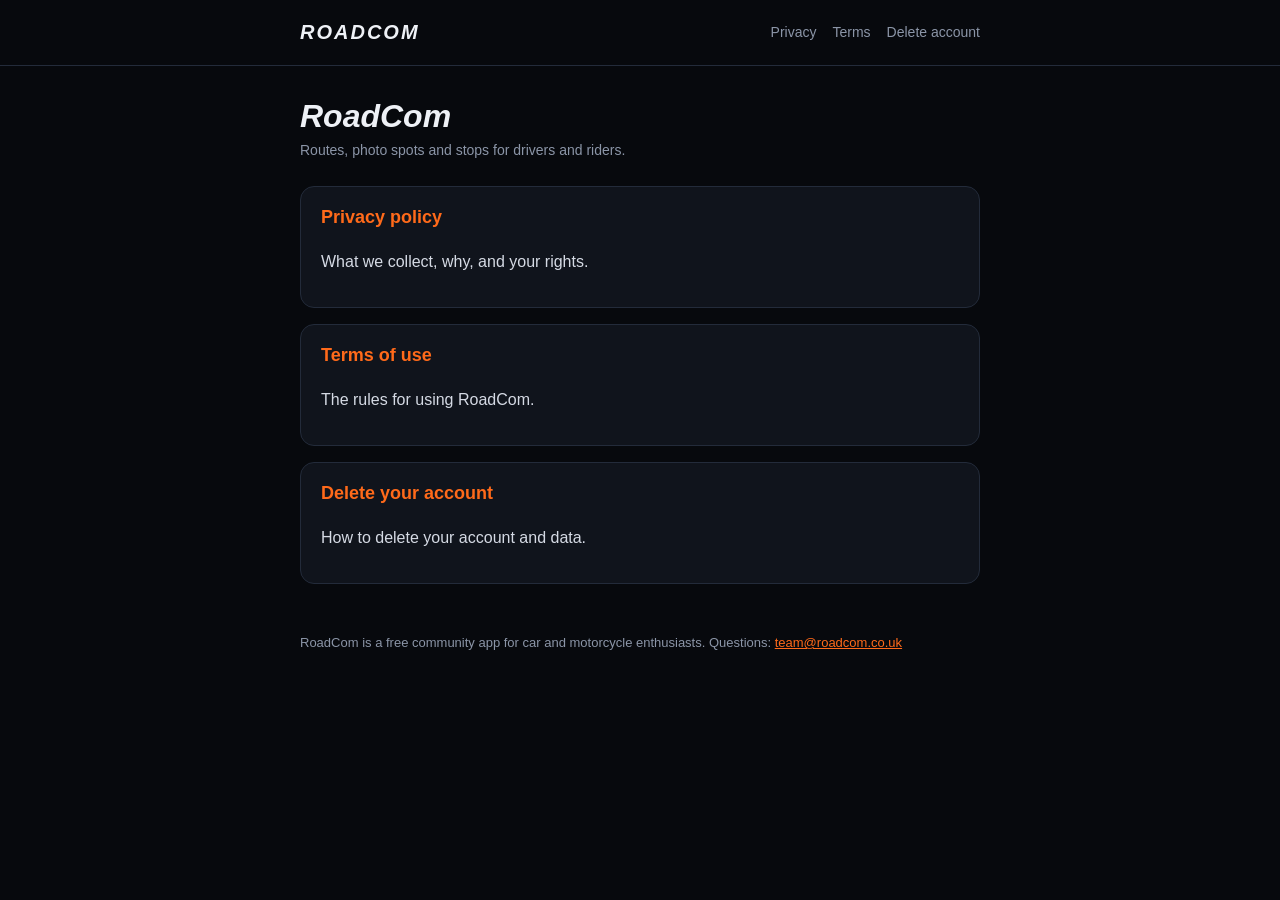
<file: index.html>
<!doctype html>
<html lang="en-GB">
<head>
<meta charset="utf-8">
<meta name="viewport" content="width=device-width, initial-scale=1">
<title>RoadCom | RoadCom</title>
<meta name="description" content="RoadCom privacy policy, terms of use and account deletion.">
<meta name="theme-color" content="#07090d">
<link rel="stylesheet" href="style.css">
</head>
<body>
<header class="site"><div><a class="brand" href="./">ROADCOM</a><nav><a href="privacy.html">Privacy</a><a href="terms.html">Terms</a><a href="delete-account.html">Delete account</a></nav></div></header>
<main>
<h1>RoadCom</h1>
<p class="updated">Routes, photo spots and stops for drivers and riders.</p>
<div class="card"><a class="big" href="privacy.html">Privacy policy</a><p>What we collect, why, and your rights.</p></div>
<div class="card"><a class="big" href="terms.html">Terms of use</a><p>The rules for using RoadCom.</p></div>
<div class="card"><a class="big" href="delete-account.html">Delete your account</a><p>How to delete your account and data.</p></div>
<footer>RoadCom is a free community app for car and motorcycle enthusiasts. Questions: <a href="mailto:team@roadcom.co.uk">team@roadcom.co.uk</a></footer>
</main>
</body>
</html>
</file>
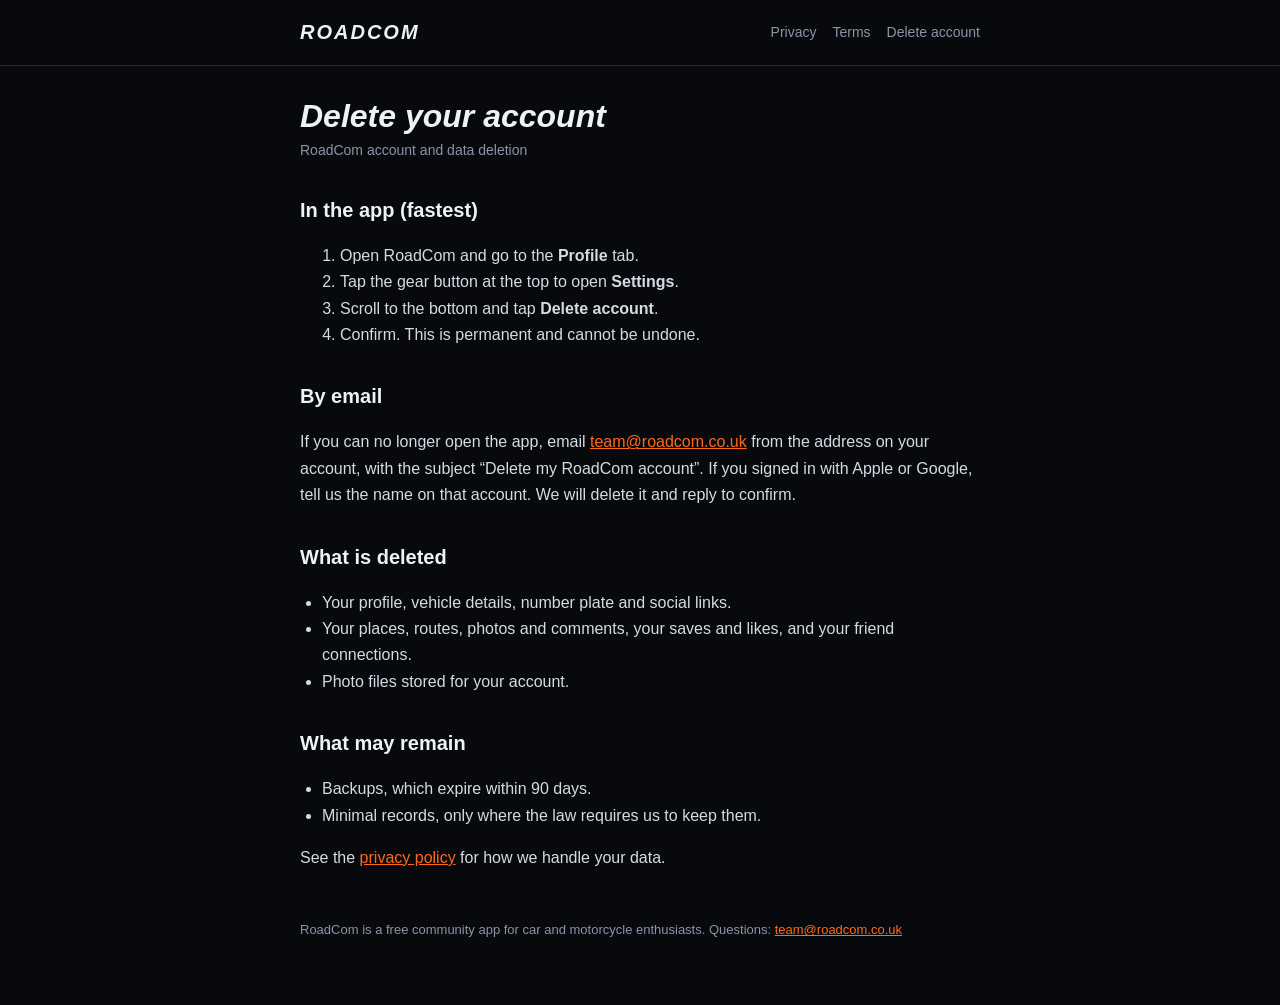
<file: delete-account.html>
<!doctype html>
<html lang="en-GB">
<head>
<meta charset="utf-8">
<meta name="viewport" content="width=device-width, initial-scale=1">
<title>Delete your account | RoadCom</title>
<meta name="description" content="How to delete your RoadCom account and data.">
<meta name="theme-color" content="#07090d">
<link rel="stylesheet" href="style.css">
</head>
<body>
<header class="site"><div><a class="brand" href="./">ROADCOM</a><nav><a href="privacy.html">Privacy</a><a href="terms.html">Terms</a><a href="delete-account.html">Delete account</a></nav></div></header>
<main>
<h1>Delete your account</h1>
<p class="updated">RoadCom account and data deletion</p>

<h2>In the app (fastest)</h2>
<ol>
<li>Open RoadCom and go to the <strong>Profile</strong> tab.</li>
<li>Tap the gear button at the top to open <strong>Settings</strong>.</li>
<li>Scroll to the bottom and tap <strong>Delete account</strong>.</li>
<li>Confirm. This is permanent and cannot be undone.</li>
</ol>

<h2>By email</h2>
<p>If you can no longer open the app, email <a href="mailto:team@roadcom.co.uk?subject=Delete%20my%20RoadCom%20account">team@roadcom.co.uk</a> from the address on your account, with the subject &ldquo;Delete my RoadCom account&rdquo;. If you signed in with Apple or Google, tell us the name on that account. We will delete it and reply to confirm.</p>

<h2>What is deleted</h2>
<ul>
<li>Your profile, vehicle details, number plate and social links.</li>
<li>Your places, routes, photos and comments, your saves and likes, and your friend connections.</li>
<li>Photo files stored for your account.</li>
</ul>

<h2>What may remain</h2>
<ul>
<li>Backups, which expire within 90 days.</li>
<li>Minimal records, only where the law requires us to keep them.</li>
</ul>
<p>See the <a href="privacy.html">privacy policy</a> for how we handle your data.</p>
<footer>RoadCom is a free community app for car and motorcycle enthusiasts. Questions: <a href="mailto:team@roadcom.co.uk">team@roadcom.co.uk</a></footer>
</main>
</body>
</html>
</file>
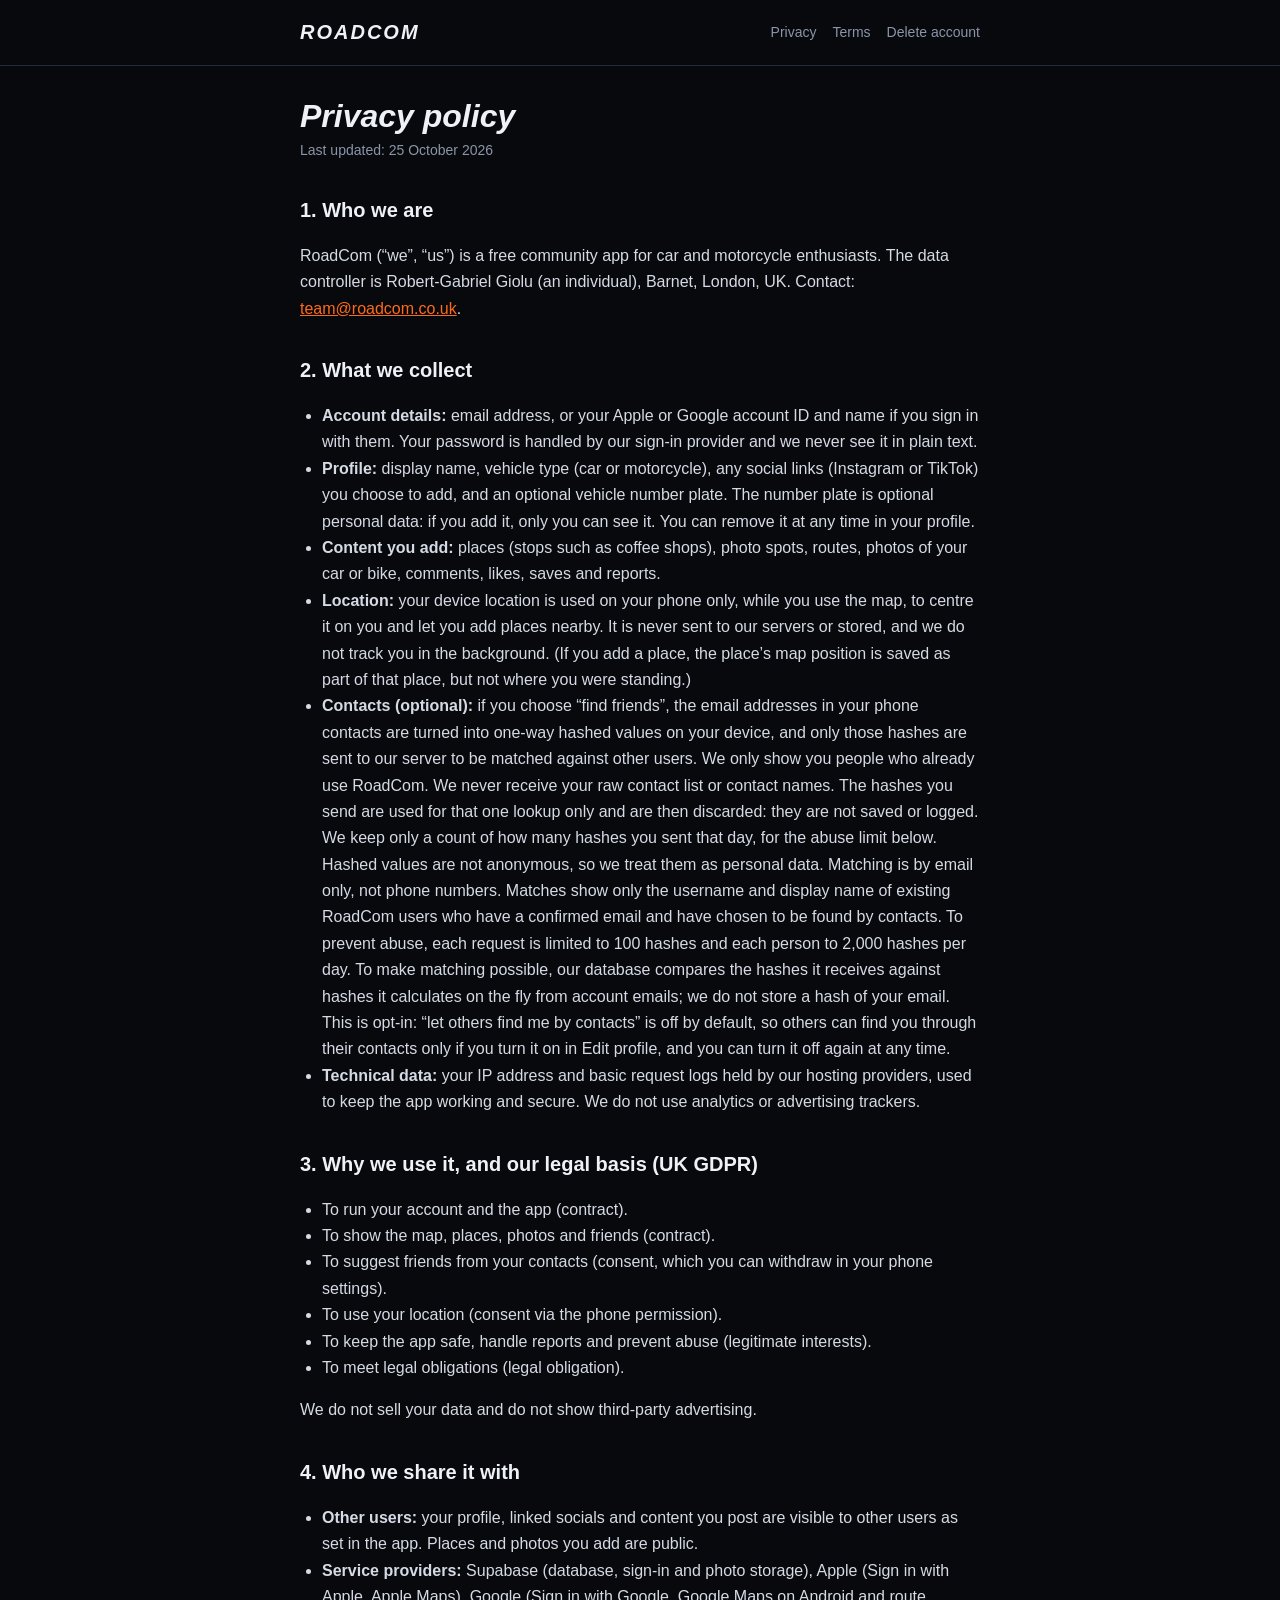
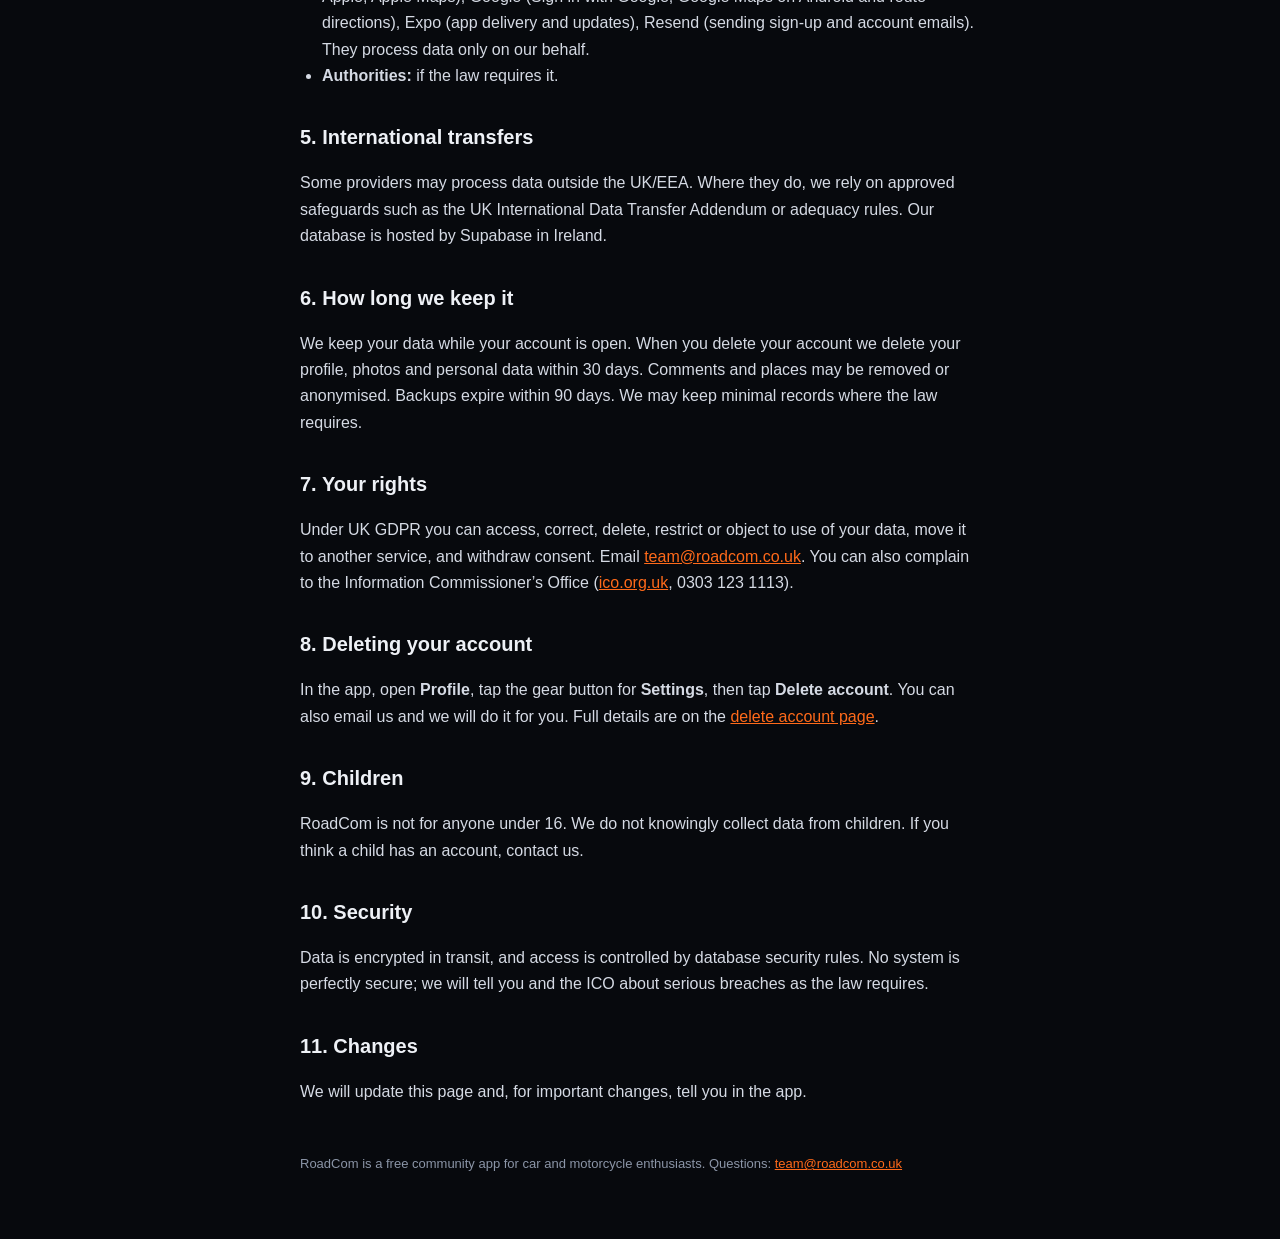
<file: privacy.html>
<!doctype html>
<html lang="en-GB">
<head>
<meta charset="utf-8">
<meta name="viewport" content="width=device-width, initial-scale=1">
<title>Privacy policy | RoadCom</title>
<meta name="description" content="How RoadCom collects, uses and protects your data.">
<meta name="theme-color" content="#07090d">
<link rel="stylesheet" href="style.css">
</head>
<body>
<header class="site"><div><a class="brand" href="./">ROADCOM</a><nav><a href="privacy.html">Privacy</a><a href="terms.html">Terms</a><a href="delete-account.html">Delete account</a></nav></div></header>
<main>
<h1>Privacy policy</h1>
<p class="updated">Last updated: 25 October 2026</p>

<h2>1. Who we are</h2>
<p>RoadCom (&ldquo;we&rdquo;, &ldquo;us&rdquo;) is a free community app for car and motorcycle enthusiasts. The data controller is Robert-Gabriel Giolu (an individual), Barnet, London, UK. Contact: <a href="mailto:team@roadcom.co.uk">team@roadcom.co.uk</a>.</p>

<h2>2. What we collect</h2>
<ul>
<li><strong>Account details:</strong> email address, or your Apple or Google account ID and name if you sign in with them. Your password is handled by our sign-in provider and we never see it in plain text.</li>
<li><strong>Profile:</strong> display name, vehicle type (car or motorcycle), any social links (Instagram or TikTok) you choose to add, and an optional vehicle number plate. The number plate is optional personal data: if you add it, only you can see it. You can remove it at any time in your profile.</li>
<li><strong>Content you add:</strong> places (stops such as coffee shops), photo spots, routes, photos of your car or bike, comments, likes, saves and reports.</li>
<li><strong>Location:</strong> your device location is used on your phone only, while you use the map, to centre it on you and let you add places nearby. It is never sent to our servers or stored, and we do not track you in the background. (If you add a place, the place&rsquo;s map position is saved as part of that place, but not where you were standing.)</li>
<li><strong>Contacts (optional):</strong> if you choose &ldquo;find friends&rdquo;, the email addresses in your phone contacts are turned into one-way hashed values on your device, and only those hashes are sent to our server to be matched against other users. We only show you people who already use RoadCom. We never receive your raw contact list or contact names. The hashes you send are used for that one lookup only and are then discarded: they are not saved or logged. We keep only a count of how many hashes you sent that day, for the abuse limit below. Hashed values are not anonymous, so we treat them as personal data. Matching is by email only, not phone numbers. Matches show only the username and display name of existing RoadCom users who have a confirmed email and have chosen to be found by contacts. To prevent abuse, each request is limited to 100 hashes and each person to 2,000 hashes per day. To make matching possible, our database compares the hashes it receives against hashes it calculates on the fly from account emails; we do not store a hash of your email. This is opt-in: &ldquo;let others find me by contacts&rdquo; is off by default, so others can find you through their contacts only if you turn it on in Edit profile, and you can turn it off again at any time.</li>
<li><strong>Technical data:</strong> your IP address and basic request logs held by our hosting providers, used to keep the app working and secure. We do not use analytics or advertising trackers.</li>
</ul>

<h2>3. Why we use it, and our legal basis (UK GDPR)</h2>
<ul>
<li>To run your account and the app (contract).</li>
<li>To show the map, places, photos and friends (contract).</li>
<li>To suggest friends from your contacts (consent, which you can withdraw in your phone settings).</li>
<li>To use your location (consent via the phone permission).</li>
<li>To keep the app safe, handle reports and prevent abuse (legitimate interests).</li>
<li>To meet legal obligations (legal obligation).</li>
</ul>
<p>We do not sell your data and do not show third-party advertising.</p>

<h2>4. Who we share it with</h2>
<ul>
<li><strong>Other users:</strong> your profile, linked socials and content you post are visible to other users as set in the app. Places and photos you add are public.</li>
<li><strong>Service providers:</strong> Supabase (database, sign-in and photo storage), Apple (Sign in with Apple, Apple Maps), Google (Sign in with Google, Google Maps on Android and route directions), Expo (app delivery and updates), Resend (sending sign-up and account emails). They process data only on our behalf.</li>
<li><strong>Authorities:</strong> if the law requires it.</li>
</ul>

<h2>5. International transfers</h2>
<p>Some providers may process data outside the UK/EEA. Where they do, we rely on approved safeguards such as the UK International Data Transfer Addendum or adequacy rules. Our database is hosted by Supabase in Ireland.</p>

<h2>6. How long we keep it</h2>
<p>We keep your data while your account is open. When you delete your account we delete your profile, photos and personal data within 30 days. Comments and places may be removed or anonymised. Backups expire within 90 days. We may keep minimal records where the law requires.</p>

<h2>7. Your rights</h2>
<p>Under UK GDPR you can access, correct, delete, restrict or object to use of your data, move it to another service, and withdraw consent. Email <a href="mailto:team@roadcom.co.uk">team@roadcom.co.uk</a>. You can also complain to the Information Commissioner&rsquo;s Office (<a href="https://ico.org.uk">ico.org.uk</a>, 0303 123 1113).</p>

<h2>8. Deleting your account</h2>
<p>In the app, open <strong>Profile</strong>, tap the gear button for <strong>Settings</strong>, then tap <strong>Delete account</strong>. You can also email us and we will do it for you. Full details are on the <a href="delete-account.html">delete account page</a>.</p>

<h2>9. Children</h2>
<p>RoadCom is not for anyone under 16. We do not knowingly collect data from children. If you think a child has an account, contact us.</p>

<h2>10. Security</h2>
<p>Data is encrypted in transit, and access is controlled by database security rules. No system is perfectly secure; we will tell you and the ICO about serious breaches as the law requires.</p>

<h2>11. Changes</h2>
<p>We will update this page and, for important changes, tell you in the app.</p>
<footer>RoadCom is a free community app for car and motorcycle enthusiasts. Questions: <a href="mailto:team@roadcom.co.uk">team@roadcom.co.uk</a></footer>
</main>
</body>
</html>
</file>
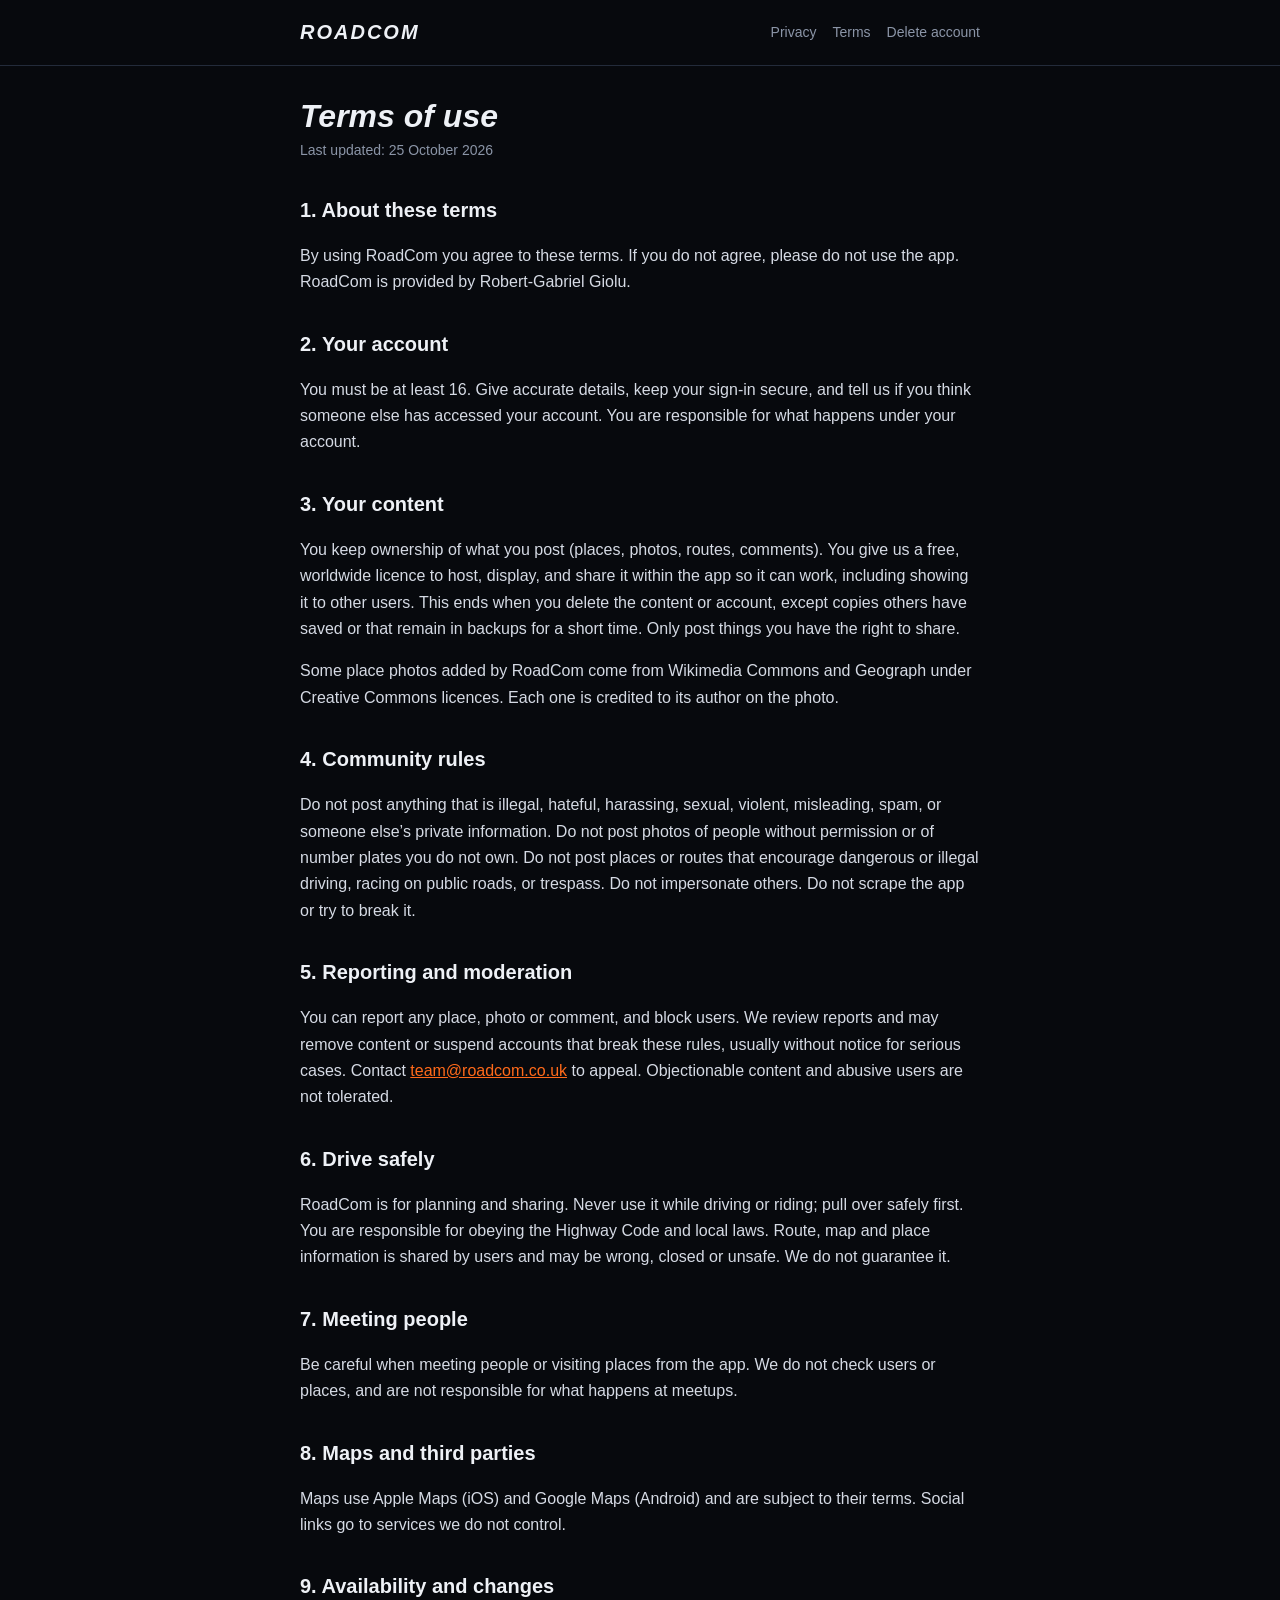
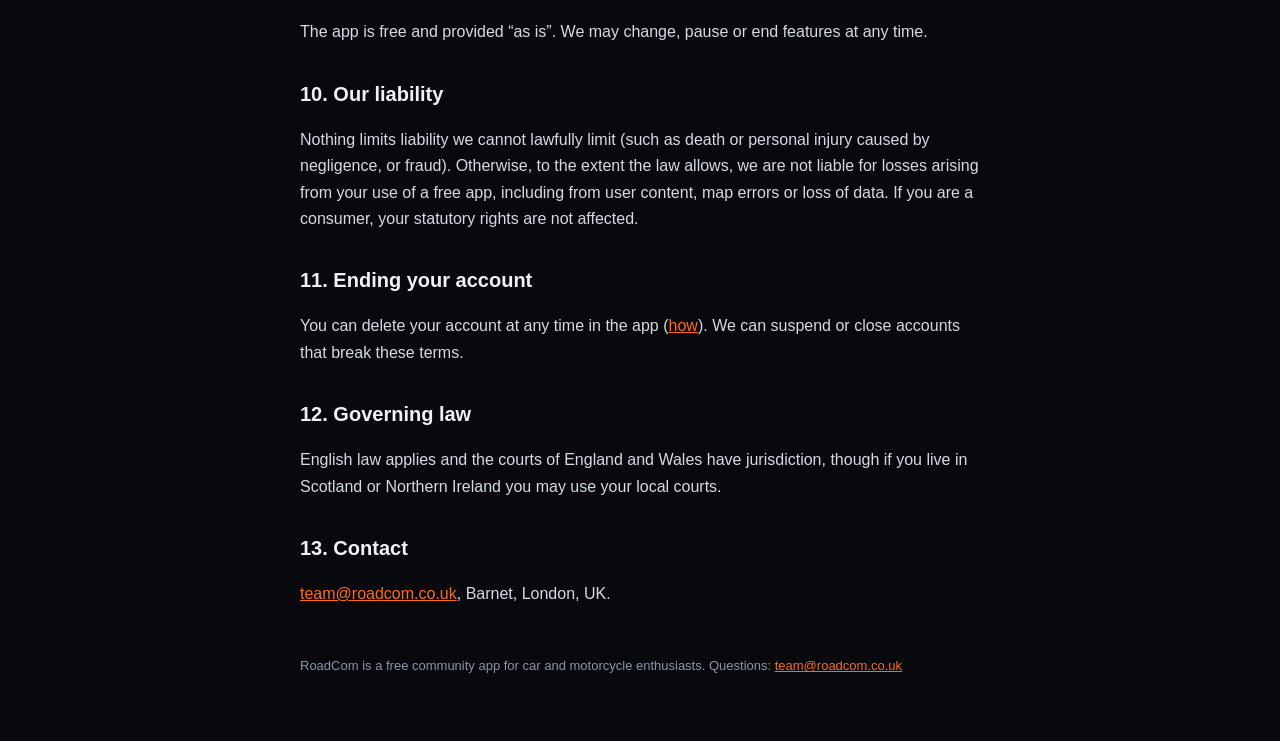
<file: terms.html>
<!doctype html>
<html lang="en-GB">
<head>
<meta charset="utf-8">
<meta name="viewport" content="width=device-width, initial-scale=1">
<title>Terms of use | RoadCom</title>
<meta name="description" content="The rules for using RoadCom.">
<meta name="theme-color" content="#07090d">
<link rel="stylesheet" href="style.css">
</head>
<body>
<header class="site"><div><a class="brand" href="./">ROADCOM</a><nav><a href="privacy.html">Privacy</a><a href="terms.html">Terms</a><a href="delete-account.html">Delete account</a></nav></div></header>
<main>
<h1>Terms of use</h1>
<p class="updated">Last updated: 25 October 2026</p>

<h2>1. About these terms</h2>
<p>By using RoadCom you agree to these terms. If you do not agree, please do not use the app. RoadCom is provided by Robert-Gabriel Giolu.</p>

<h2>2. Your account</h2>
<p>You must be at least 16. Give accurate details, keep your sign-in secure, and tell us if you think someone else has accessed your account. You are responsible for what happens under your account.</p>

<h2>3. Your content</h2>
<p>You keep ownership of what you post (places, photos, routes, comments). You give us a free, worldwide licence to host, display, and share it within the app so it can work, including showing it to other users. This ends when you delete the content or account, except copies others have saved or that remain in backups for a short time. Only post things you have the right to share.</p>
<p>Some place photos added by RoadCom come from Wikimedia Commons and Geograph under Creative Commons licences. Each one is credited to its author on the photo.</p>

<h2>4. Community rules</h2>
<p>Do not post anything that is illegal, hateful, harassing, sexual, violent, misleading, spam, or someone else&rsquo;s private information. Do not post photos of people without permission or of number plates you do not own. Do not post places or routes that encourage dangerous or illegal driving, racing on public roads, or trespass. Do not impersonate others. Do not scrape the app or try to break it.</p>

<h2>5. Reporting and moderation</h2>
<p>You can report any place, photo or comment, and block users. We review reports and may remove content or suspend accounts that break these rules, usually without notice for serious cases. Contact <a href="mailto:team@roadcom.co.uk">team@roadcom.co.uk</a> to appeal. Objectionable content and abusive users are not tolerated.</p>

<h2>6. Drive safely</h2>
<p>RoadCom is for planning and sharing. Never use it while driving or riding; pull over safely first. You are responsible for obeying the Highway Code and local laws. Route, map and place information is shared by users and may be wrong, closed or unsafe. We do not guarantee it.</p>

<h2>7. Meeting people</h2>
<p>Be careful when meeting people or visiting places from the app. We do not check users or places, and are not responsible for what happens at meetups.</p>

<h2>8. Maps and third parties</h2>
<p>Maps use Apple Maps (iOS) and Google Maps (Android) and are subject to their terms. Social links go to services we do not control.</p>

<h2>9. Availability and changes</h2>
<p>The app is free and provided &ldquo;as is&rdquo;. We may change, pause or end features at any time.</p>

<h2>10. Our liability</h2>
<p>Nothing limits liability we cannot lawfully limit (such as death or personal injury caused by negligence, or fraud). Otherwise, to the extent the law allows, we are not liable for losses arising from your use of a free app, including from user content, map errors or loss of data. If you are a consumer, your statutory rights are not affected.</p>

<h2>11. Ending your account</h2>
<p>You can delete your account at any time in the app (<a href="delete-account.html">how</a>). We can suspend or close accounts that break these terms.</p>

<h2>12. Governing law</h2>
<p>English law applies and the courts of England and Wales have jurisdiction, though if you live in Scotland or Northern Ireland you may use your local courts.</p>

<h2>13. Contact</h2>
<p><a href="mailto:team@roadcom.co.uk">team@roadcom.co.uk</a>, Barnet, London, UK.</p>
<footer>RoadCom is a free community app for car and motorcycle enthusiasts. Questions: <a href="mailto:team@roadcom.co.uk">team@roadcom.co.uk</a></footer>
</main>
</body>
</html>
</file>
<file: style.css>
:root{--bg:#07090d;--surface:#10141c;--border:#232b3a;--text:#eef1f6;--muted:#8b95a7;--accent:#ff6a1a}
*{box-sizing:border-box}
body{margin:0;background:var(--bg);color:var(--text);font:16px/1.65 -apple-system,BlinkMacSystemFont,"Segoe UI",Roboto,Helvetica,Arial,sans-serif}
main{max-width:720px;margin:0 auto;padding:32px 20px 64px}
header.site{border-bottom:1px solid var(--border)}
header.site div{max-width:720px;margin:0 auto;padding:16px 20px;display:flex;justify-content:space-between;align-items:center;gap:12px;flex-wrap:wrap}
header.site a.brand{font-weight:800;font-style:italic;letter-spacing:2px;color:var(--text);text-decoration:none;font-size:20px}
header.site nav a{color:var(--muted);text-decoration:none;margin-left:16px;font-size:14px}
header.site nav a:hover{color:var(--accent)}
h1{font-size:32px;line-height:1.15;font-style:italic;margin:0 0 4px}
h2{font-size:20px;margin:32px 0 8px}
p,li{color:#d5dae4}
a{color:var(--accent)}
.updated{color:var(--muted);font-size:14px;margin:0 0 24px}
.card{background:var(--surface);border:1px solid var(--border);border-radius:14px;padding:16px 20px;margin:16px 0}
.card a.big{display:block;font-weight:700;font-size:18px;text-decoration:none}
ul{padding-left:22px}
footer{color:var(--muted);font-size:13px;margin-top:48px}
</file>
